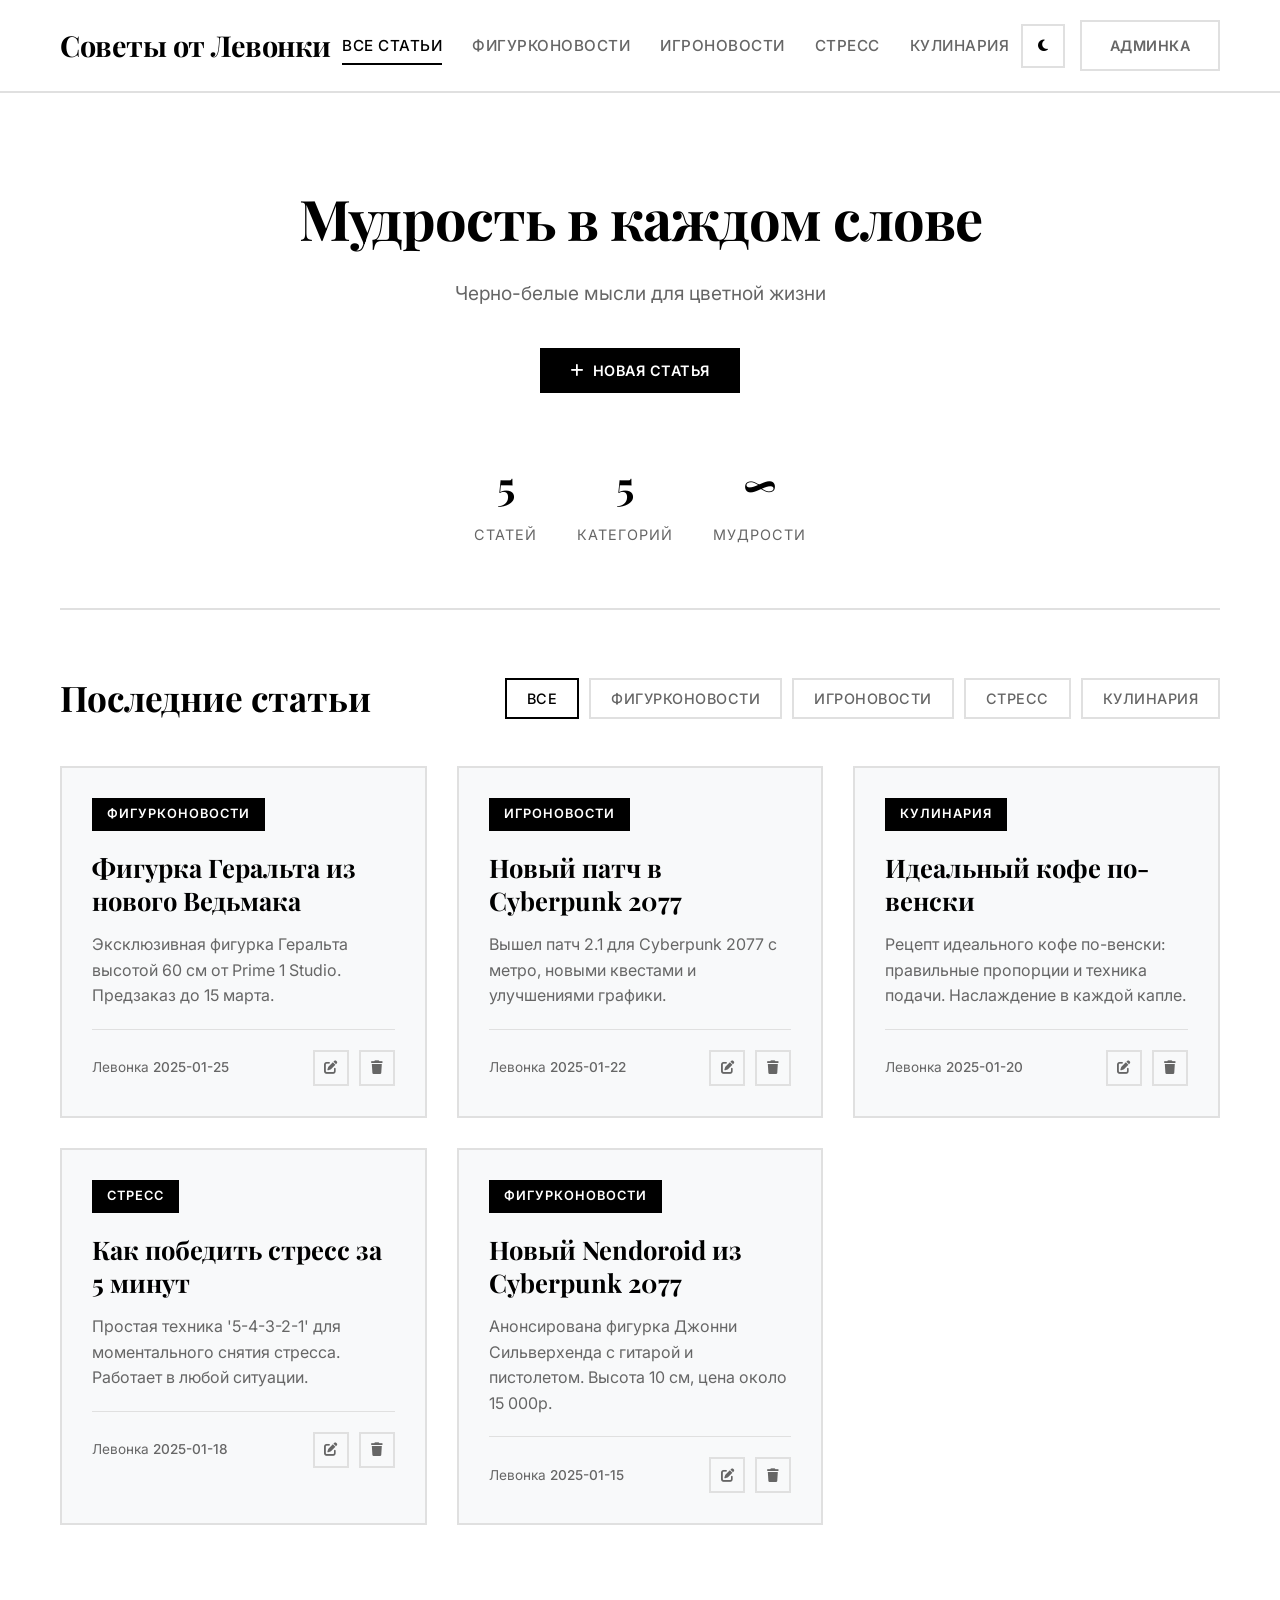
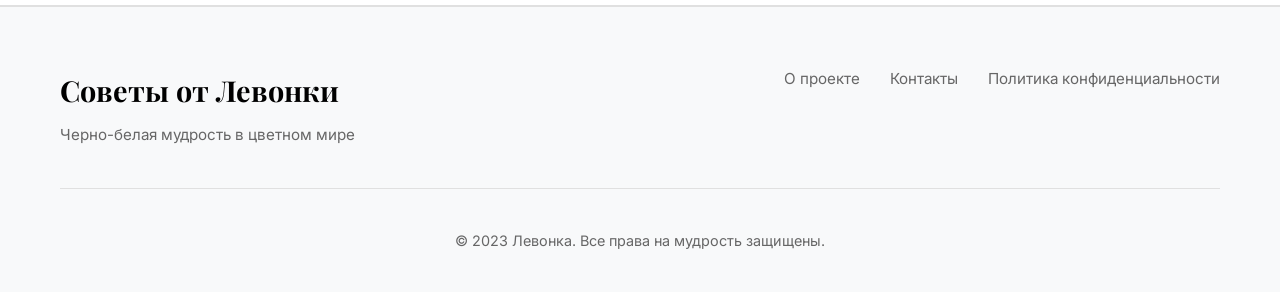
<file: index.html>
<!DOCTYPE html>
<html lang="ru" data-theme="light">
<head>
    <meta charset="UTF-8">
    <meta name="viewport" content="width=device-width, initial-scale=1.0">
    <title>Советы от Левонки</title>
    <link rel="stylesheet" href="style.css">
    <link rel="preconnect" href="https://fonts.googleapis.com">
    <link rel="preconnect" href="https://fonts.gstatic.com" crossorigin>
    <link href="https://fonts.googleapis.com/css2?family=Inter:wght@400;500;600;700&family=Playfair+Display:wght@700&display=swap" rel="stylesheet">
    <link rel="stylesheet" href="https://cdnjs.cloudflare.com/ajax/libs/font-awesome/6.4.0/css/all.min.css">
</head>
<body>
    <!-- Шапка -->
    <header class="header">
        <div class="container">
            <div class="header-content">
                <h1 class="logo">Советы от Левонки</h1>
                <nav class="nav">
                    <ul class="nav-list">
                        <li><a href="#all" class="nav-link active" data-category="all">Все статьи</a></li>
                        <li><a href="#figurkonovosti" class="nav-link" data-category="figurkonovosti">Фигурконовости</a></li>
                        <li><a href="#igronovosti" class="nav-link" data-category="igronovosti">Игроновости</a></li>
                        <li><a href="#stress" class="nav-link" data-category="stress">Стресс</a></li>
                        <li><a href="#cooking" class="nav-link" data-category="cooking">Кулинария</a></li>
                    </ul>
                </nav>
                <div class="header-actions">
                    <button class="theme-toggle" id="themeToggle" aria-label="Переключить тему">
                        <i class="fas fa-moon"></i>
                    </button>
                    <a href="admin.html" class="btn btn-outline">Админка</a>
                </div>
            </div>
        </div>
    </header>

    <!-- Основной контент -->
    <main class="main">
        <div class="container">
            <!-- Герой-секция -->
            <section class="hero">
                <div class="hero-content">
                    <h2 class="hero-title">Мудрость в каждом слове</h2>
                    <p class="hero-subtitle">Черно-белые мысли для цветной жизни</p>
                    <button class="btn btn-primary" id="createArticleBtn">
                        <i class="fas fa-plus"></i> Новая статья
                    </button>
                </div>
                <div class="hero-stats">
                    <div class="stat">
                        <span class="stat-number" id="totalArticles">0</span>
                        <span class="stat-label">статей</span>
                    </div>
                    <div class="stat">
                        <span class="stat-number">5</span>
                        <span class="stat-label">категорий</span>
                    </div>
                    <div class="stat">
                        <span class="stat-number">∞</span>
                        <span class="stat-label">мудрости</span>
                    </div>
                </div>
            </section>

            <!-- Форма создания статьи (скрыта по умолчанию) -->
            <section class="article-form-section" id="articleFormSection" style="display: none;">
                <div class="form-container">
                    <h2 class="form-title">Создать новую статью</h2>
                    <form id="articleForm">
                        <div class="form-row">
                            <div class="form-group">
                                <label for="articleTitle">Заголовок *</label>
                                <input type="text" id="articleTitle" required minlength="5" maxlength="100">
                                <div class="error-message" id="titleError"></div>
                            </div>
                            <div class="form-group">
                                <label for="articleCategory">Категория *</label>
                                <select id="articleCategory" required>
                                    <option value="">Выберите категорию</option>
                                    <option value="figurkonovosti">Фигурконовости</option>
                                    <option value="igronovosti">Игроновости</option>
                                    <option value="stress">Стресс</option>
                                    <option value="cooking">Кулинария</option>
                                </select>
                                <div class="error-message" id="categoryError"></div>
                            </div>
                        </div>
                        
                        <div class="form-group">
                            <label for="articleContent">Содержание *</label>
                            <textarea id="articleContent" rows="8" required minlength="50" maxlength="5000"></textarea>
                            <div class="char-counter">
                                <span id="charCount">0</span>/5000 символов
                            </div>
                            <div class="error-message" id="contentError"></div>
                        </div>

                        <div class="form-group">
                            <label for="articlePreview">Превью-текст (отображается в карточке)</label>
                            <textarea id="articlePreview" rows="3" maxlength="200"></textarea>
                            <div class="char-counter">
                                <span id="previewCount">0</span>/200 символов
                            </div>
                        </div>

                        <div class="form-actions">
                            <button type="button" class="btn btn-outline" id="cancelFormBtn">Отмена</button>
                            <button type="submit" class="btn btn-primary">
                                <i class="fas fa-paper-plane"></i> Опубликовать
                            </button>
                        </div>
                    </form>
                </div>

                <!-- Блок предпросмотра -->
                <div class="preview-container">
                    <h3 class="preview-title">Предпросмотр статьи</h3>
                    <div class="article-preview" id="articlePreviewCard">
                        <div class="preview-placeholder">
                            <i class="fas fa-newspaper"></i>
                            <p>Здесь будет отображаться предпросмотр вашей статьи</p>
                        </div>
                    </div>
                </div>
            </section>

            <!-- Сетка статей -->
            <section class="articles-section">
                <div class="section-header">
                    <h2 class="section-title">Последние статьи</h2>
                    <div class="filter-controls">
                        <button class="filter-btn active" data-filter="all">Все</button>
                        <button class="filter-btn" data-filter="figurkonovosti">Фигурконовости</button>
                        <button class="filter-btn" data-filter="igronovosti">Игроновости</button>
                        <button class="filter-btn" data-filter="stress">Стресс</button>
                        <button class="filter-btn" data-filter="cooking">Кулинария</button>
                    </div>
                </div>

                <div class="articles-grid" id="articlesGrid">
                    <!-- Статьи будут загружены через JavaScript -->
                    <div class="loading-spinner">
                        <div class="spinner"></div>
                        <p>Загружаем мудрые мысли...</p>
                    </div>
                </div>
            </section>
        </div>
    </main>

    <!-- Футер -->
    <footer class="footer">
        <div class="container">
            <div class="footer-content">
                <div class="footer-info">
                    <h3 class="footer-logo">Советы от Левонки</h3>
                    <p class="footer-tagline">Черно-белая мудрость в цветном мире</p>
                </div>
                <div class="footer-links">
                    <a href="#" class="footer-link">О проекте</a>
                    <a href="#" class="footer-link">Контакты</a>
                    <a href="#" class="footer-link">Политика конфиденциальности</a>
                </div>
            </div>
            <p class="footer-copyright">© 2023 Левонка. Все права на мудрость защищены.</p>
        </div>
    </footer>

    <!-- Модальное окно для просмотра статьи -->
    <div class="modal" id="articleModal">
        <div class="modal-content">
            <button class="modal-close" id="modalClose">&times;</button>
            <div class="modal-body" id="modalBody">
                <!-- Контент статьи будет загружен сюда -->
            </div>
        </div>
    </div>

    <script src="script.js"></script>
</body>
</html>
</file>
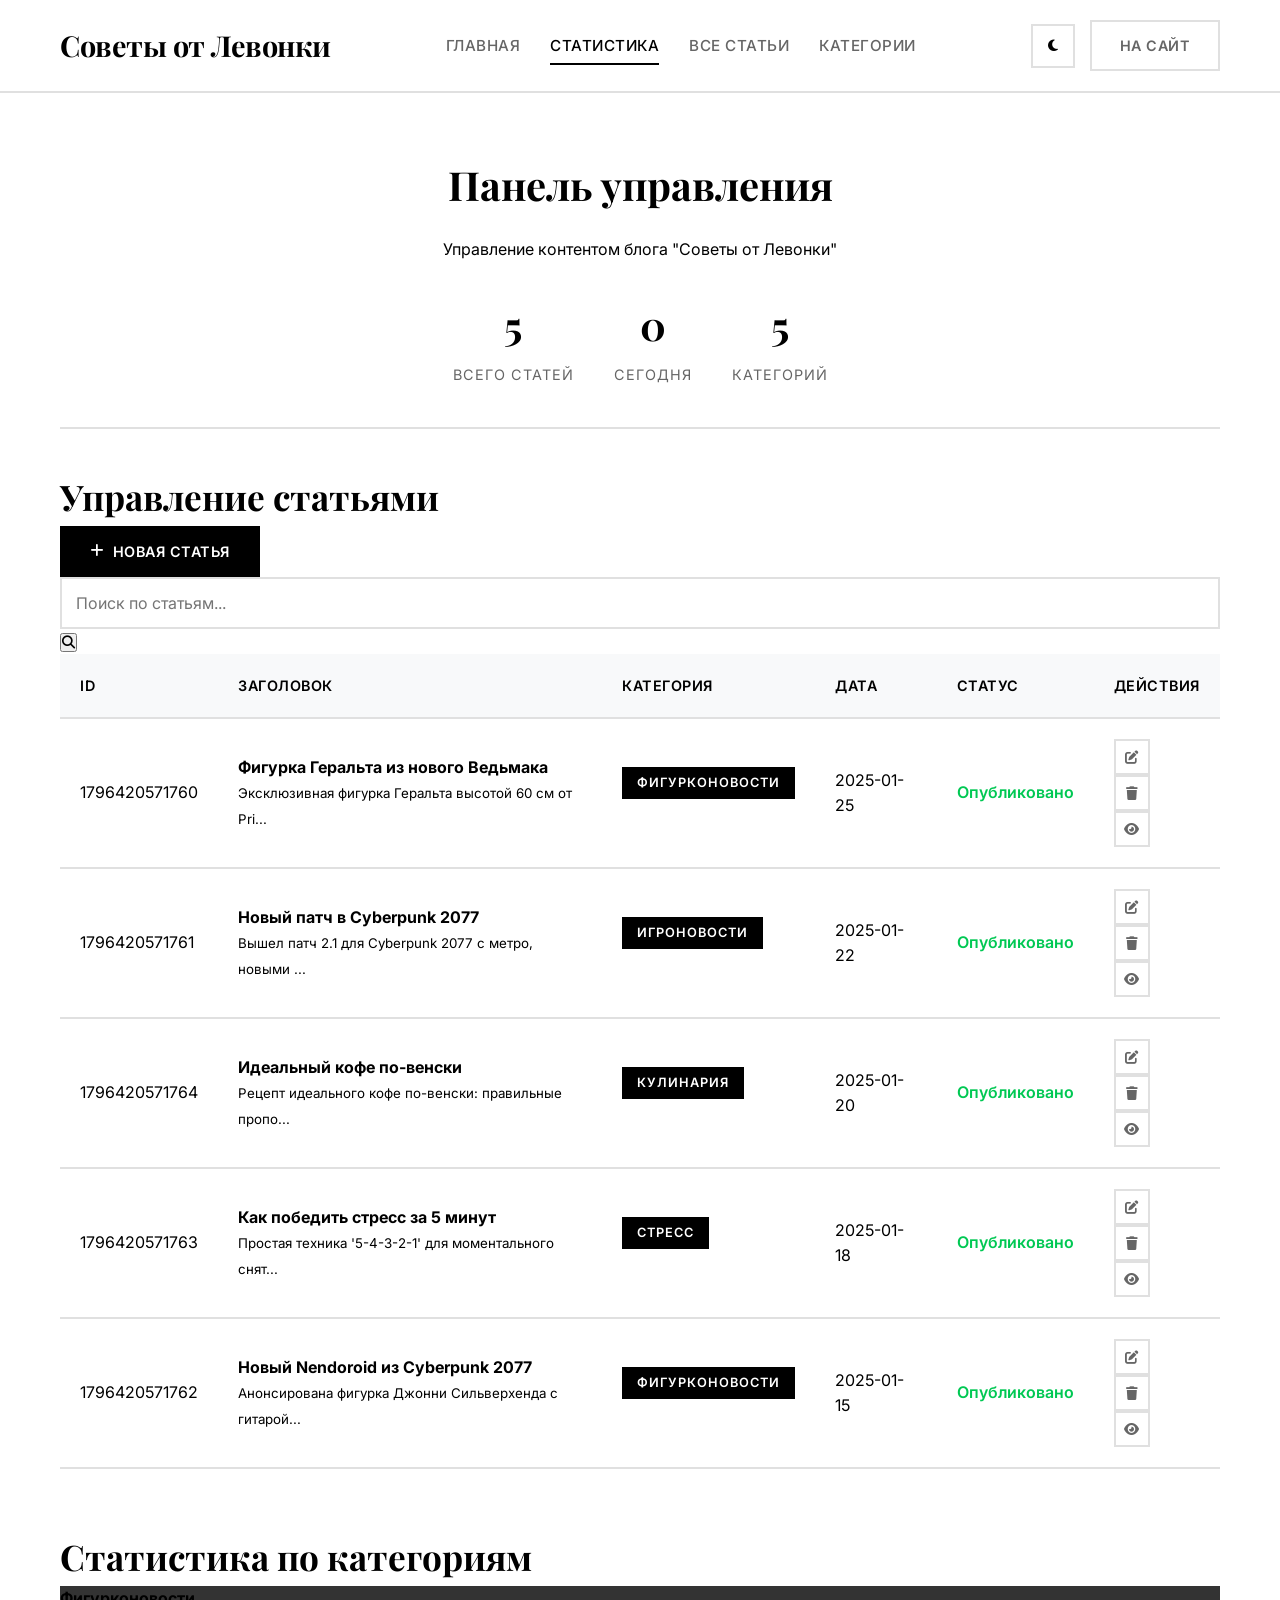
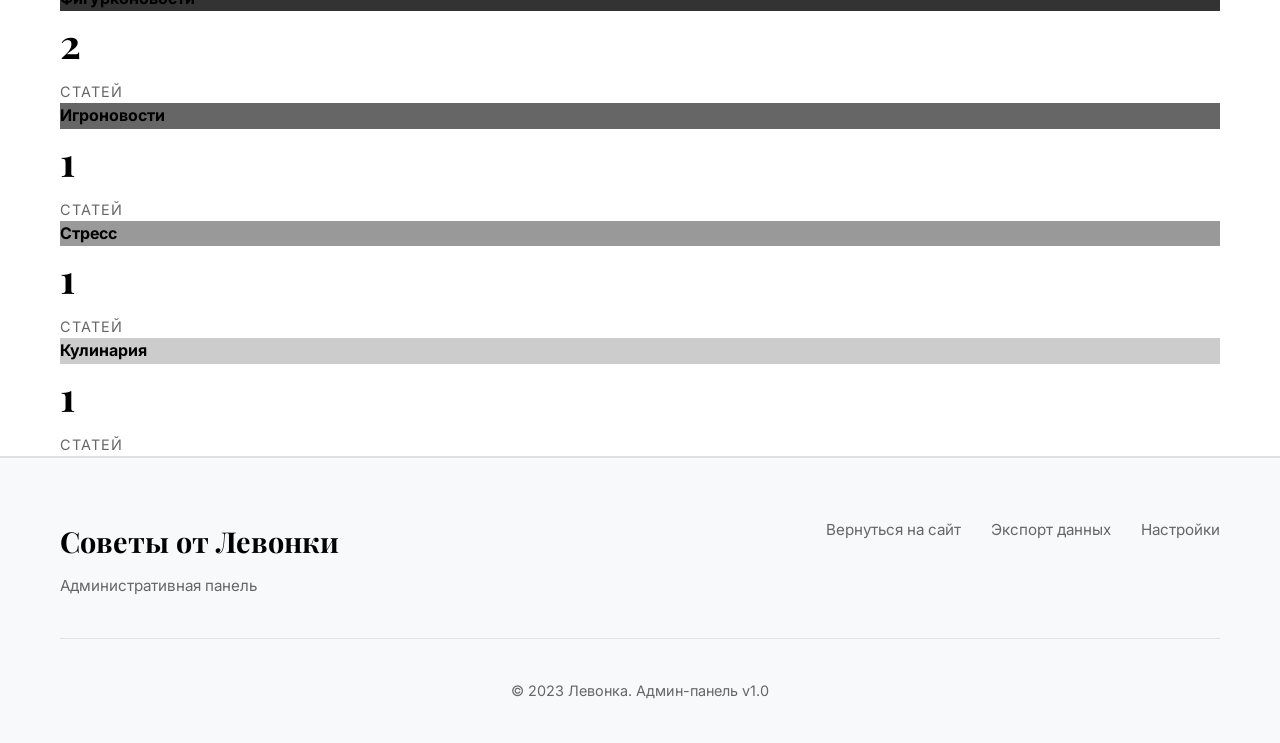
<file: admin.html>
<!DOCTYPE html>
<html lang="ru" data-theme="light">
<head>
    <meta charset="UTF-8">
    <meta name="viewport" content="width=device-width, initial-scale=1.0">
    <title>Админка - Советы от Левонки</title>
    <link rel="stylesheet" href="style.css">
    <link rel="preconnect" href="https://fonts.googleapis.com">
    <link rel="preconnect" href="https://fonts.gstatic.com" crossorigin>
    <link href="https://fonts.googleapis.com/css2?family=Inter:wght@400;500;600;700&family=Playfair+Display:wght@700&display=swap" rel="stylesheet">
    <link rel="stylesheet" href="https://cdnjs.cloudflare.com/ajax/libs/font-awesome/6.4.0/css/all.min.css">
</head>
<body>
    <!-- Шапка -->
    <header class="header">
        <div class="container">
            <div class="header-content">
                <h1 class="logo">Советы от Левонки</h1>
                <nav class="nav">
                    <ul class="nav-list">
                        <li><a href="index.html" class="nav-link">Главная</a></li>
                        <li><a href="#stats" class="nav-link active">Статистика</a></li>
                        <li><a href="#articles" class="nav-link">Все статьи</a></li>
                        <li><a href="#categories" class="nav-link">Категории</a></li>
                    </ul>
                </nav>
                <div class="header-actions">
                    <button class="theme-toggle" id="themeToggle" aria-label="Переключить тему">
                        <i class="fas fa-moon"></i>
                    </button>
                    <a href="index.html" class="btn btn-outline">На сайт</a>
                </div>
            </div>
        </div>
    </header>

    <!-- Основной контент -->
    <main class="main">
        <div class="container">
            <!-- Заголовок админки -->
            <section class="admin-header">
                <h2 class="admin-title">Панель управления</h2>
                <p class="admin-subtitle">Управление контентом блога "Советы от Левонки"</p>
                <div class="admin-stats">
                    <div class="stat">
                        <span class="stat-number" id="adminTotalArticles">0</span>
                        <span class="stat-label">всего статей</span>
                    </div>
                    <div class="stat">
                        <span class="stat-number" id="adminTodayArticles">0</span>
                        <span class="stat-label">сегодня</span>
                    </div>
                    <div class="stat">
                        <span class="stat-number">5</span>
                        <span class="stat-label">категорий</span>
                    </div>
                </div>
            </section>

            <!-- Таблица статей -->
            <section class="admin-section">
                <h3 class="section-title">Управление статьями</h3>
                <div class="table-controls">
                    <a href="index.html#createArticleBtn" class="btn btn-primary">
                        <i class="fas fa-plus"></i> Новая статья
                    </a>
                    <div class="search-box">
                        <input type="text" id="articleSearch" placeholder="Поиск по статьям...">
                        <button class="search-btn">
                            <i class="fas fa-search"></i>
                        </button>
                    </div>
                </div>

                <table class="admin-table">
                    <thead>
                        <tr>
                            <th>ID</th>
                            <th>Заголовок</th>
                            <th>Категория</th>
                            <th>Дата</th>
                            <th>Статус</th>
                            <th>Действия</th>
                        </tr>
                    </thead>
                    <tbody id="adminArticlesTable">
                        <!-- Статьи будут загружены через JavaScript -->
                        <tr>
                            <td colspan="6" class="loading-cell">
                                <div class="spinner"></div>
                                <p>Загрузка статей...</p>
                            </td>
                        </tr>
                    </tbody>
                </table>
            </section>

            <!-- Статистика по категориям -->
            <section class="admin-section">
                <h3 class="section-title">Статистика по категориям</h3>
                <div class="stats-grid" id="categoryStats">
                    <!-- Статистика будет загружена через JavaScript -->
                </div>
            </section>
        </div>
    </main>

    <!-- Футер -->
    <footer class="footer">
        <div class="container">
            <div class="footer-content">
                <div class="footer-info">
                    <h3 class="footer-logo">Советы от Левонки</h3>
                    <p class="footer-tagline">Административная панель</p>
                </div>
                <div class="footer-links">
                    <a href="index.html" class="footer-link">Вернуться на сайт</a>
                    <a href="#" class="footer-link">Экспорт данных</a>
                    <a href="#" class="footer-link">Настройки</a>
                </div>
            </div>
            <p class="footer-copyright">© 2023 Левонка. Админ-панель v1.0</p>
        </div>
    </footer>

    <script src="script.js"></script>
    <script>
        // Скрипт для админки
document.addEventListener('DOMContentLoaded', function() {
    // Инициализировать тему
    const themeToggle = document.getElementById('themeToggle');
    if (themeToggle) {
        // Установить начальную тему
        const savedTheme = localStorage.getItem('levonka_theme') || 'light';
        document.documentElement.setAttribute('data-theme', savedTheme);
        
        // Установить правильную иконку
        const icon = themeToggle.querySelector('i');
        icon.className = savedTheme === 'light' ? 'fas fa-moon' : 'fas fa-sun';
        
        themeToggle.addEventListener('click', function() {
            const currentTheme = document.documentElement.getAttribute('data-theme');
            const newTheme = currentTheme === 'light' ? 'dark' : 'light';
            document.documentElement.setAttribute('data-theme', newTheme);
            localStorage.setItem('levonka_theme', newTheme);
            
            const icon = this.querySelector('i');
            icon.className = newTheme === 'light' ? 'fas fa-moon' : 'fas fa-sun';
        });
    }

    // Загрузить данные для админки
    loadAdminData();
    
    // Настроить поиск
    setupSearch();
    
    // Настроить кнопки действий
    setupActionButtons();
});

function loadAdminData() {
    // Получить статьи из localStorage
    const articles = JSON.parse(localStorage.getItem('levonka_articles')) || [];
    
    // Обновить счетчики
    document.getElementById('adminTotalArticles').textContent = articles.length;
    
    // Посчитать статьи за сегодня (2025 год)
    const today = getCurrentDate();
    const todayArticles = articles.filter(article => article.createdAt === today).length;
    document.getElementById('adminTodayArticles').textContent = todayArticles;
    
    // Заполнить таблицу
    fillArticlesTable(articles);
    
    // Показать статистику по категориям
    showCategoryStats(articles);
}

function getCurrentDate() {
    const now = new Date();
    return '2025-' + 
           String(now.getMonth() + 1).padStart(2, '0') + '-' + 
           String(now.getDate()).padStart(2, '0');
}

function fillArticlesTable(articles) {
    const tableBody = document.getElementById('adminArticlesTable');
    
    if (articles.length === 0) {
        tableBody.innerHTML = `
            <tr>
                <td colspan="6" class="no-data">
                    <i class="fas fa-newspaper"></i>
                    <p>Статей пока нет</p>
                    <a href="index.html" class="btn btn-outline" onclick="setAdminAction('create')">
                        Создать первую статью
                    </a>
                </td>
            </tr>
        `;
        return;
    }
    
    // Сортируем статьи по дате (новые сверху)
    const sortedArticles = [...articles].sort((a, b) => new Date(b.createdAt) - new Date(a.createdAt));
    
    const rows = sortedArticles.map(article => `
        <tr>
            <td>${article.id}</td>
            <td>
                <strong>${article.title}</strong><br>
                <small>${article.previewText?.substring(0, 50) || article.content.substring(0, 50)}...</small>
            </td>
            <td>
                <span class="category-badge">${article.categoryName}</span>
            </td>
            <td>
                ${article.createdAt}<br>
                <small>${article.updatedAt !== article.createdAt ? `обновлено: ${article.updatedAt}` : ''}</small>
            </td>
            <td>
                <span class="status-published">Опубликовано</span>
            </td>
            <td>
                <div class="action-buttons">
                    <button class="action-btn" onclick="editArticleFromAdmin(${article.id})">
                        <i class="fas fa-edit"></i>
                    </button>
                    <button class="action-btn" onclick="deleteArticleAdmin(${article.id})">
                        <i class="fas fa-trash"></i>
                    </button>
                    <button class="action-btn" onclick="viewArticleFromAdmin(${article.id})">
                        <i class="fas fa-eye"></i>
                    </button>
                </div>
            </td>
        </tr>
    `).join('');
    
    tableBody.innerHTML = rows;
}

function setupActionButtons() {
    // Уже настроено через inline обработчики
}

function showCategoryStats(articles) {
    const categories = {
        'figurkonovosti': { name: 'Фигурконовости', count: 0, color: '#333' },
        'igronovosti': { name: 'Игроновости', count: 0, color: '#666' },
        'stress': { name: 'Стресс', count: 0, color: '#999' },
        'cooking': { name: 'Кулинария', count: 0, color: '#ccc' }
    };
    
    // Посчитать статьи по категориям
    articles.forEach(article => {
        if (categories[article.category]) {
            categories[article.category].count++;
        }
    });
    
    // Отобразить статистику
    const statsContainer = document.getElementById('categoryStats');
    const statsHTML = Object.values(categories).map(cat => `
        <div class="stat-card">
            <div class="stat-card-header" style="background: ${cat.color}">
                <h4>${cat.name}</h4>
            </div>
            <div class="stat-card-body">
                <div class="stat-number">${cat.count}</div>
                <div class="stat-label">статей</div>
            </div>
        </div>
    `).join('');
    
    statsContainer.innerHTML = statsHTML;
}

function setupSearch() {
    const searchInput = document.getElementById('articleSearch');
    const searchBtn = document.querySelector('.search-btn');
    
    if (searchInput && searchBtn) {
        const performSearch = () => {
            const searchTerm = searchInput.value.toLowerCase().trim();
            const articles = JSON.parse(localStorage.getItem('levonka_articles')) || [];
            
            if (!searchTerm) {
                fillArticlesTable(articles);
                return;
            }
            
            const filteredArticles = articles.filter(article => 
                article.title.toLowerCase().includes(searchTerm) ||
                article.content.toLowerCase().includes(searchTerm) ||
                article.categoryName.toLowerCase().includes(searchTerm)
            );
            
            fillArticlesTable(filteredArticles);
        };
        
        searchBtn.addEventListener('click', performSearch);
        searchInput.addEventListener('keypress', (e) => {
            if (e.key === 'Enter') {
                performSearch();
            }
        });
    }
}

function deleteArticleAdmin(id) {
    if (!confirm('Вы уверены, что хотите удалить эту статью?')) {
        return;
    }
    
    const articles = JSON.parse(localStorage.getItem('levonka_articles')) || [];
    const filteredArticles = articles.filter(article => article.id !== id);
    localStorage.setItem('levonka_articles', JSON.stringify(filteredArticles));
    
    // Перезагрузить данные
    loadAdminData();
    
    // Показать уведомление
    showNotification('Статья удалена!');
}

function editArticleFromAdmin(id) {
    // Сохраняем ID статьи и действие для главной страницы
    localStorage.setItem('adminAction', 'edit');
    localStorage.setItem('adminArticleId', id);
    
    // Переходим на главную страницу
    window.location.href = 'index.html';
}

function viewArticleFromAdmin(id) {
    // Сохраняем ID статьи и действие для главной страницы
    localStorage.setItem('adminAction', 'view');
    localStorage.setItem('adminArticleId', id);
    
    // Переходим на главную страницу
    window.location.href = 'index.html';
}

function setAdminAction(action) {
    // Для кнопки "Создать первую статью"
    localStorage.setItem('adminAction', action);
    window.location.href = 'index.html';
}

function showNotification(message) {
    const notification = document.createElement('div');
    notification.textContent = message;
    notification.style.cssText = `
        position: fixed;
        top: 20px;
        right: 20px;
        background: #333;
        color: white;
        padding: 15px 25px;
        border: 2px solid #666;
        z-index: 3000;
        animation: slideIn 0.3s ease-out;
        font-weight: 600;
    `;
    
    document.body.appendChild(notification);
    
    setTimeout(() => {
        notification.style.animation = 'slideOut 0.3s ease-out forwards';
        setTimeout(() => {
            document.body.removeChild(notification);
        }, 300);
    }, 3000);
}
    </script>
</body>
</html>
</file>
<file: style.css>
/* Reset и базовые стили */
* {
    margin: 0;
    padding: 0;
    box-sizing: border-box;
}

:root {
    --primary-bg: #ffffff;
    --secondary-bg: #f8f9fa;
    --text-primary: #000000;
    --text-secondary: #666666;
    --accent-color: #333333;
    --border-color: #e0e0e0;
    --hover-color: #f0f0f0;
    --shadow: 0 2px 12px rgba(0, 0, 0, 0.08);
    --transition: all 0.3s cubic-bezier(0.4, 0, 0.2, 1);
}

[data-theme="dark"] {
    --primary-bg: #121212;
    --secondary-bg: #1e1e1e;
    --text-primary: #ffffff;
    --text-secondary: #b0b0b0;
    --accent-color: #e0e0e0;
    --border-color: #333333;
    --hover-color: #2a2a2a;
    --shadow: 0 2px 12px rgba(0, 0, 0, 0.3);
}

body {
    font-family: 'Inter', sans-serif;
    background-color: var(--primary-bg);
    color: var(--text-primary);
    line-height: 1.6;
    transition: var(--transition);
}

.container {
    max-width: 1200px;
    margin: 0 auto;
    padding: 0 20px;
}

/* Шапка */
.header {
    background-color: var(--primary-bg);
    border-bottom: 2px solid var(--border-color);
    position: sticky;
    top: 0;
    z-index: 1000;
    backdrop-filter: blur(10px);
}

.header-content {
    display: flex;
    justify-content: space-between;
    align-items: center;
    padding: 20px 0;
}

.logo {
    font-family: 'Playfair Display', serif;
    font-size: 1.8rem;
    font-weight: 700;
    letter-spacing: -0.5px;
}

.nav-list {
    display: flex;
    gap: 30px;
    list-style: none;
}

.nav-link {
    text-decoration: none;
    color: var(--text-secondary);
    font-weight: 500;
    font-size: 0.95rem;
    text-transform: uppercase;
    letter-spacing: 0.5px;
    padding: 8px 0;
    position: relative;
    transition: var(--transition);
}

.nav-link:hover,
.nav-link.active {
    color: var(--text-primary);
}

.nav-link.active::after {
    content: '';
    position: absolute;
    bottom: -2px;
    left: 0;
    width: 100%;
    height: 2px;
    background-color: var(--text-primary);
}

.header-actions {
    display: flex;
    gap: 15px;
    align-items: center;
}

/* Кнопки */
.btn {
    padding: 12px 28px;
    border: 2px solid var(--text-primary);
    background: none;
    color: var(--text-primary);
    font-family: 'Inter', sans-serif;
    font-weight: 600;
    font-size: 0.9rem;
    cursor: pointer;
    text-decoration: none;
    display: inline-flex;
    align-items: center;
    gap: 8px;
    transition: var(--transition);
    position: relative;
    overflow: hidden;
    text-transform: uppercase;
    letter-spacing: 0.5px;
}

.btn::before {
    content: '';
    position: absolute;
    top: 0;
    left: -100%;
    width: 100%;
    height: 100%;
    background: var(--text-primary);
    transition: var(--transition);
    z-index: -1;
}

.btn:hover::before {
    left: 0;
}

.btn:hover {
    color: var(--primary-bg);
}

.btn-primary {
    background-color: var(--text-primary);
    color: var(--primary-bg);
}

.btn-primary::before {
    background: var(--primary-bg);
}

.btn-primary:hover {
    color: var(--text-primary);
    border-color: var(--text-primary);
}

.btn-outline {
    border-color: var(--border-color);
    color: var(--text-secondary);
}

.btn-outline:hover {
    border-color: var(--text-primary);
    color: var(--text-primary);
}

/* Переключатель темы */
.theme-toggle {
    width: 44px;
    height: 44px;
    border: 2px solid var(--border-color);
    background: var(--primary-bg);
    color: var(--text-primary);
    cursor: pointer;
    display: flex;
    align-items: center;
    justify-content: center;
    transition: var(--transition);
}

.theme-toggle:hover {
    border-color: var(--text-primary);
    transform: rotate(15deg);
}

/* Герой секция */
.hero {
    padding: 80px 0 60px;
    text-align: center;
    border-bottom: 2px solid var(--border-color);
    margin-bottom: 60px;
}

.hero-title {
    font-family: 'Playfair Display', serif;
    font-size: 3.5rem;
    font-weight: 700;
    margin-bottom: 15px;
    letter-spacing: -1px;
}

.hero-subtitle {
    font-size: 1.2rem;
    color: var(--text-secondary);
    margin-bottom: 40px;
    max-width: 600px;
    margin-left: auto;
    margin-right: auto;
}

.hero-stats {
    display: flex;
    justify-content: center;
    gap: 40px;
    margin-top: 60px;
}

.stat {
    text-align: center;
}

.stat-number {
    display: block;
    font-size: 2.5rem;
    font-weight: 700;
    font-family: 'Playfair Display', serif;
    margin-bottom: 5px;
}

.stat-label {
    font-size: 0.9rem;
    text-transform: uppercase;
    letter-spacing: 1px;
    color: var(--text-secondary);
}

/* Форма */
.article-form-section {
    display: grid;
    grid-template-columns: 1fr 1fr;
    gap: 40px;
    margin-bottom: 60px;
    animation: fadeIn 0.6s ease-out;
}

@keyframes fadeIn {
    from {
        opacity: 0;
        transform: translateY(-20px);
    }
    to {
        opacity: 1;
        transform: translateY(0);
    }
}

.form-container,
.preview-container {
    background: var(--secondary-bg);
    padding: 40px;
    border: 2px solid var(--border-color);
}

.form-title,
.preview-title {
    font-family: 'Playfair Display', serif;
    font-size: 1.8rem;
    margin-bottom: 30px;
    padding-bottom: 15px;
    border-bottom: 2px solid var(--border-color);
}

.form-group {
    margin-bottom: 25px;
}

.form-row {
    display: grid;
    grid-template-columns: 1fr 1fr;
    gap: 20px;
}

label {
    display: block;
    margin-bottom: 8px;
    font-weight: 600;
    font-size: 0.9rem;
    text-transform: uppercase;
    letter-spacing: 0.5px;
}

input,
select,
textarea {
    width: 100%;
    padding: 14px;
    border: 2px solid var(--border-color);
    background: var(--primary-bg);
    color: var(--text-primary);
    font-family: 'Inter', sans-serif;
    font-size: 1rem;
    transition: var(--transition);
}

input:focus,
select:focus,
textarea:focus {
    outline: none;
    border-color: var(--text-primary);
}

textarea {
    resize: vertical;
    min-height: 120px;
}

.char-counter {
    text-align: right;
    font-size: 0.85rem;
    color: var(--text-secondary);
    margin-top: 5px;
}

.error-message {
    color: #ff4444;
    font-size: 0.85rem;
    margin-top: 5px;
    min-height: 20px;
}

.form-actions {
    display: flex;
    gap: 15px;
    justify-content: flex-end;
    margin-top: 30px;
}

/* Предпросмотр */
.article-preview {
    min-height: 300px;
    background: var(--primary-bg);
    border: 2px solid var(--border-color);
    padding: 30px;
}

.preview-placeholder {
    display: flex;
    flex-direction: column;
    align-items: center;
    justify-content: center;
    height: 100%;
    color: var(--text-secondary);
    text-align: center;
}

.preview-placeholder i {
    font-size: 3rem;
    margin-bottom: 20px;
    opacity: 0.5;
}

/* Сетка статей */
.section-header {
    display: flex;
    justify-content: space-between;
    align-items: center;
    margin-bottom: 40px;
}

.section-title {
    font-family: 'Playfair Display', serif;
    font-size: 2.2rem;
    font-weight: 700;
}

.filter-controls {
    display: flex;
    gap: 10px;
    flex-wrap: wrap;
}

.filter-btn {
    padding: 10px 20px;
    border: 2px solid var(--border-color);
    background: none;
    color: var(--text-secondary);
    font-family: 'Inter', sans-serif;
    font-weight: 500;
    font-size: 0.9rem;
    cursor: pointer;
    transition: var(--transition);
    text-transform: uppercase;
    letter-spacing: 0.5px;
}

.filter-btn:hover,
.filter-btn.active {
    border-color: var(--text-primary);
    color: var(--text-primary);
}

/* Карточки статей */
.articles-grid {
    display: grid;
    grid-template-columns: repeat(auto-fill, minmax(350px, 1fr));
    gap: 30px;
    margin-bottom: 80px;
}

.article-card {
    background: var(--secondary-bg);
    border: 2px solid var(--border-color);
    padding: 30px;
    transition: var(--transition);
    position: relative;
    overflow: hidden;
    cursor: pointer;
}

.article-card::before {
    content: '';
    position: absolute;
    top: 0;
    left: -100%;
    width: 100%;
    height: 100%;
    background: var(--hover-color);
    transition: var(--transition);
    z-index: 0;
}

.article-card:hover::before {
    left: 0;
}

.article-card:hover {
    transform: translateY(-5px);
    border-color: var(--text-primary);
}

.article-card > * {
    position: relative;
    z-index: 1;
}

.category-badge {
    display: inline-block;
    padding: 6px 15px;
    background: var(--text-primary);
    color: var(--primary-bg);
    font-size: 0.8rem;
    font-weight: 600;
    text-transform: uppercase;
    letter-spacing: 1px;
    margin-bottom: 20px;
}

.article-title {
    font-family: 'Playfair Display', serif;
    font-size: 1.6rem;
    font-weight: 700;
    margin-bottom: 15px;
    line-height: 1.3;
}

.article-preview-text {
    color: var(--text-secondary);
    margin-bottom: 20px;
    line-height: 1.6;
}

.article-meta {
    display: flex;
    justify-content: space-between;
    align-items: center;
    padding-top: 20px;
    border-top: 1px solid var(--border-color);
    font-size: 0.85rem;
    color: var(--text-secondary);
}

.article-date {
    font-weight: 500;
}

.article-actions {
    display: flex;
    gap: 10px;
}

.action-btn {
    width: 36px;
    height: 36px;
    border: 2px solid var(--border-color);
    background: none;
    color: var(--text-secondary);
    cursor: pointer;
    display: flex;
    align-items: center;
    justify-content: center;
    transition: var(--transition);
}

.action-btn:hover {
    border-color: var(--text-primary);
    color: var(--text-primary);
}

/* Индикатор загрузки */
.loading-spinner {
    grid-column: 1 / -1;
    text-align: center;
    padding: 60px 0;
}

.spinner {
    width: 50px;
    height: 50px;
    border: 3px solid var(--border-color);
    border-top-color: var(--text-primary);
    border-radius: 50%;
    animation: spin 1s linear infinite;
    margin: 0 auto 20px;
}

@keyframes spin {
    to {
        transform: rotate(360deg);
    }
}

/* Футер */
.footer {
    background: var(--secondary-bg);
    border-top: 2px solid var(--border-color);
    padding: 60px 0 40px;
}

.footer-content {
    display: flex;
    justify-content: space-between;
    align-items: flex-start;
    margin-bottom: 40px;
}

.footer-logo {
    font-family: 'Playfair Display', serif;
    font-size: 1.8rem;
    margin-bottom: 10px;
}

.footer-tagline {
    color: var(--text-secondary);
    font-size: 0.95rem;
}

.footer-links {
    display: flex;
    gap: 30px;
}

.footer-link {
    color: var(--text-secondary);
    text-decoration: none;
    font-size: 0.95rem;
    transition: var(--transition);
}

.footer-link:hover {
    color: var(--text-primary);
}

.footer-copyright {
    text-align: center;
    padding-top: 40px;
    border-top: 1px solid var(--border-color);
    color: var(--text-secondary);
    font-size: 0.9rem;
}

/* Модальное окно */
.modal {
    display: none;
    position: fixed;
    top: 0;
    left: 0;
    width: 100%;
    height: 100%;
    background: rgba(0, 0, 0, 0.8);
    z-index: 2000;
    animation: fadeIn 0.3s ease-out;
}

.modal-content {
    background: var(--primary-bg);
    max-width: 800px;
    margin: 50px auto;
    padding: 50px;
    position: relative;
    max-height: 90vh;
    overflow-y: auto;
    border: 2px solid var(--border-color);
}

.modal-close {
    position: absolute;
    top: 20px;
    right: 20px;
    background: none;
    border: none;
    font-size: 2rem;
    color: var(--text-secondary);
    cursor: pointer;
    width: 40px;
    height: 40px;
    display: flex;
    align-items: center;
    justify-content: center;
    transition: var(--transition);
}

.modal-close:hover {
    color: var(--text-primary);
    transform: rotate(90deg);
}

/* Админка */
.admin-header {
    text-align: center;
    padding: 60px 0 40px;
    border-bottom: 2px solid var(--border-color);
    margin-bottom: 40px;
}

.admin-title {
    font-family: 'Playfair Display', serif;
    font-size: 2.5rem;
    margin-bottom: 20px;
}

.admin-stats {
    display: flex;
    justify-content: center;
    gap: 40px;
    margin-top: 30px;
}

.admin-table {
    width: 100%;
    border-collapse: collapse;
    margin-bottom: 60px;
}

.admin-table th,
.admin-table td {
    padding: 20px;
    text-align: left;
    border-bottom: 2px solid var(--border-color);
}

.admin-table th {
    font-weight: 600;
    text-transform: uppercase;
    letter-spacing: 0.5px;
    font-size: 0.9rem;
    background: var(--secondary-bg);
}

.admin-table tr:hover {
    background: var(--hover-color);
}

.status-published {
    color: #00c853;
    font-weight: 600;
}

.status-draft {
    color: #ff9800;
    font-weight: 600;
}

/* Адаптивность */
@media (max-width: 1024px) {
    .article-form-section {
        grid-template-columns: 1fr;
    }
    
    .articles-grid {
        grid-template-columns: repeat(auto-fill, minmax(300px, 1fr));
    }
}

@media (max-width: 768px) {
    .header-content {
        flex-direction: column;
        gap: 20px;
        text-align: center;
    }
    
    .nav-list {
        flex-wrap: wrap;
        justify-content: center;
        gap: 15px;
    }
    
    .section-header {
        flex-direction: column;
        gap: 20px;
        align-items: stretch;
    }
    
    .filter-controls {
        justify-content: center;
    }
    
    .form-row {
        grid-template-columns: 1fr;
    }
    
    .hero-title {
        font-size: 2.5rem;
    }
    
    .hero-stats {
        flex-direction: column;
        gap: 30px;
    }
    
    .footer-content {
        flex-direction: column;
        gap: 30px;
        text-align: center;
    }
    
    .footer-links {
        flex-direction: column;
        gap: 15px;
    }
    
    .modal-content {
        margin: 20px;
        padding: 30px;
    }
}

@media (max-width: 480px) {
    .articles-grid {
        grid-template-columns: 1fr;
    }
    
    .btn {
        padding: 10px 20px;
        font-size: 0.85rem;
    }
    
    .form-actions {
        flex-direction: column;
    }
}
/* Дополнительные стили для кнопок в модальном окне */
.article-footer {
    display: flex;
    gap: 15px;
    justify-content: center;
    padding-top: 30px;
    border-top: 2px solid var(--border-color);
    margin-top: 30px;
}

.close-modal-btn {
    background-color: var(--text-secondary);
    border-color: var(--text-secondary);
}

.close-modal-btn:hover {
    background-color: var(--text-primary);
    border-color: var(--text-primary);
}
</file>
